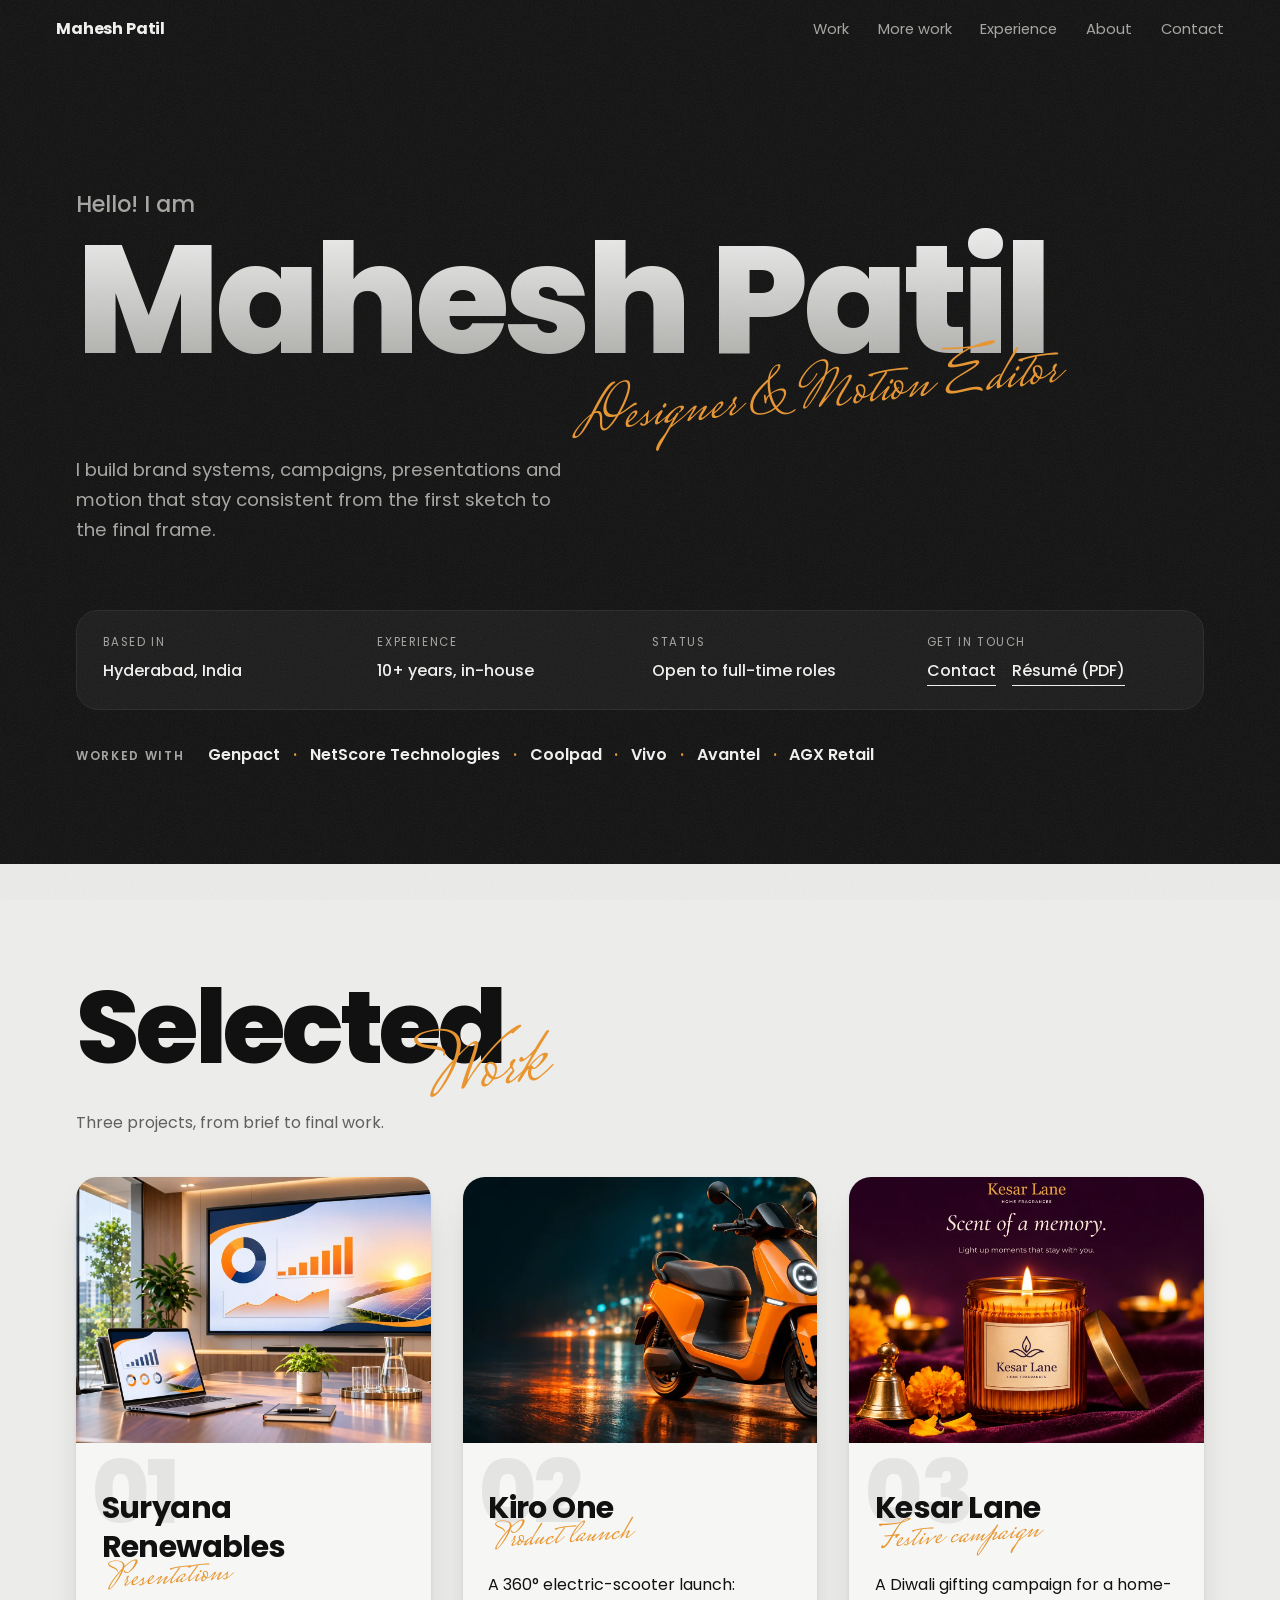
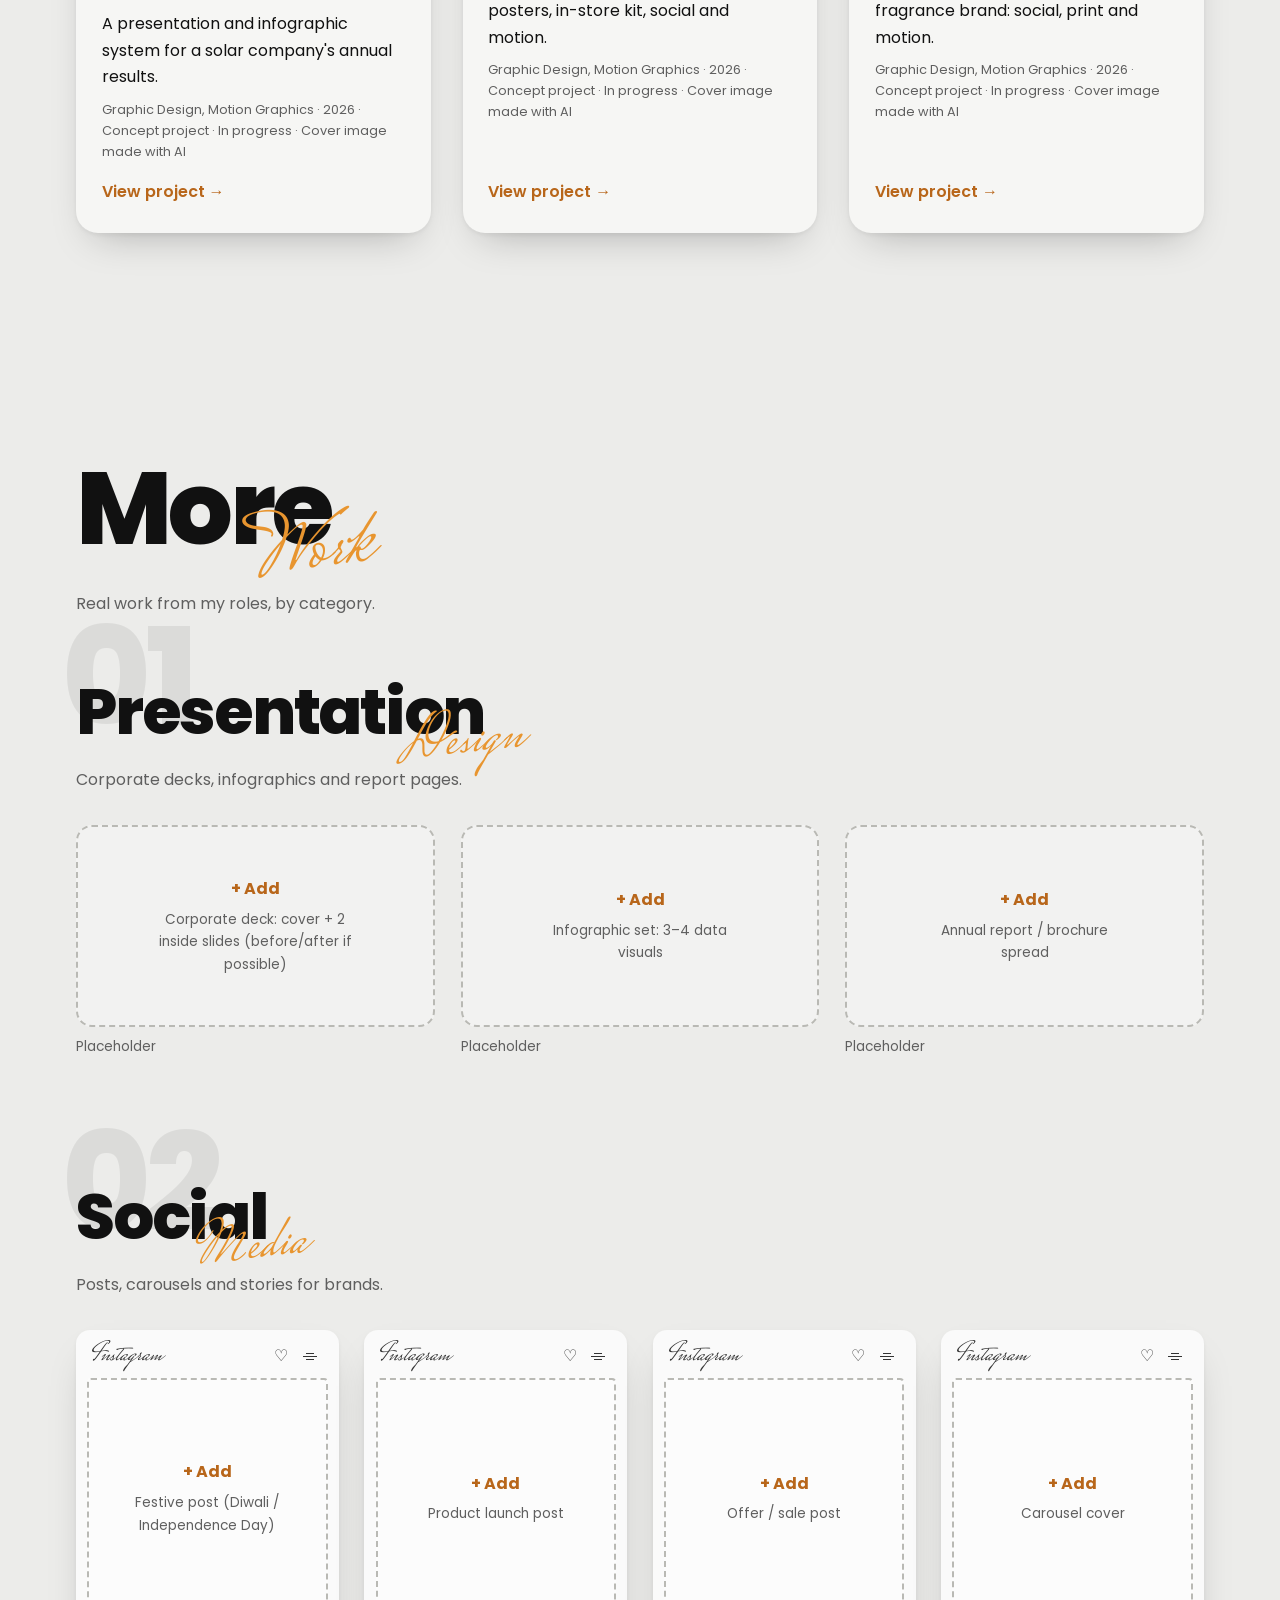
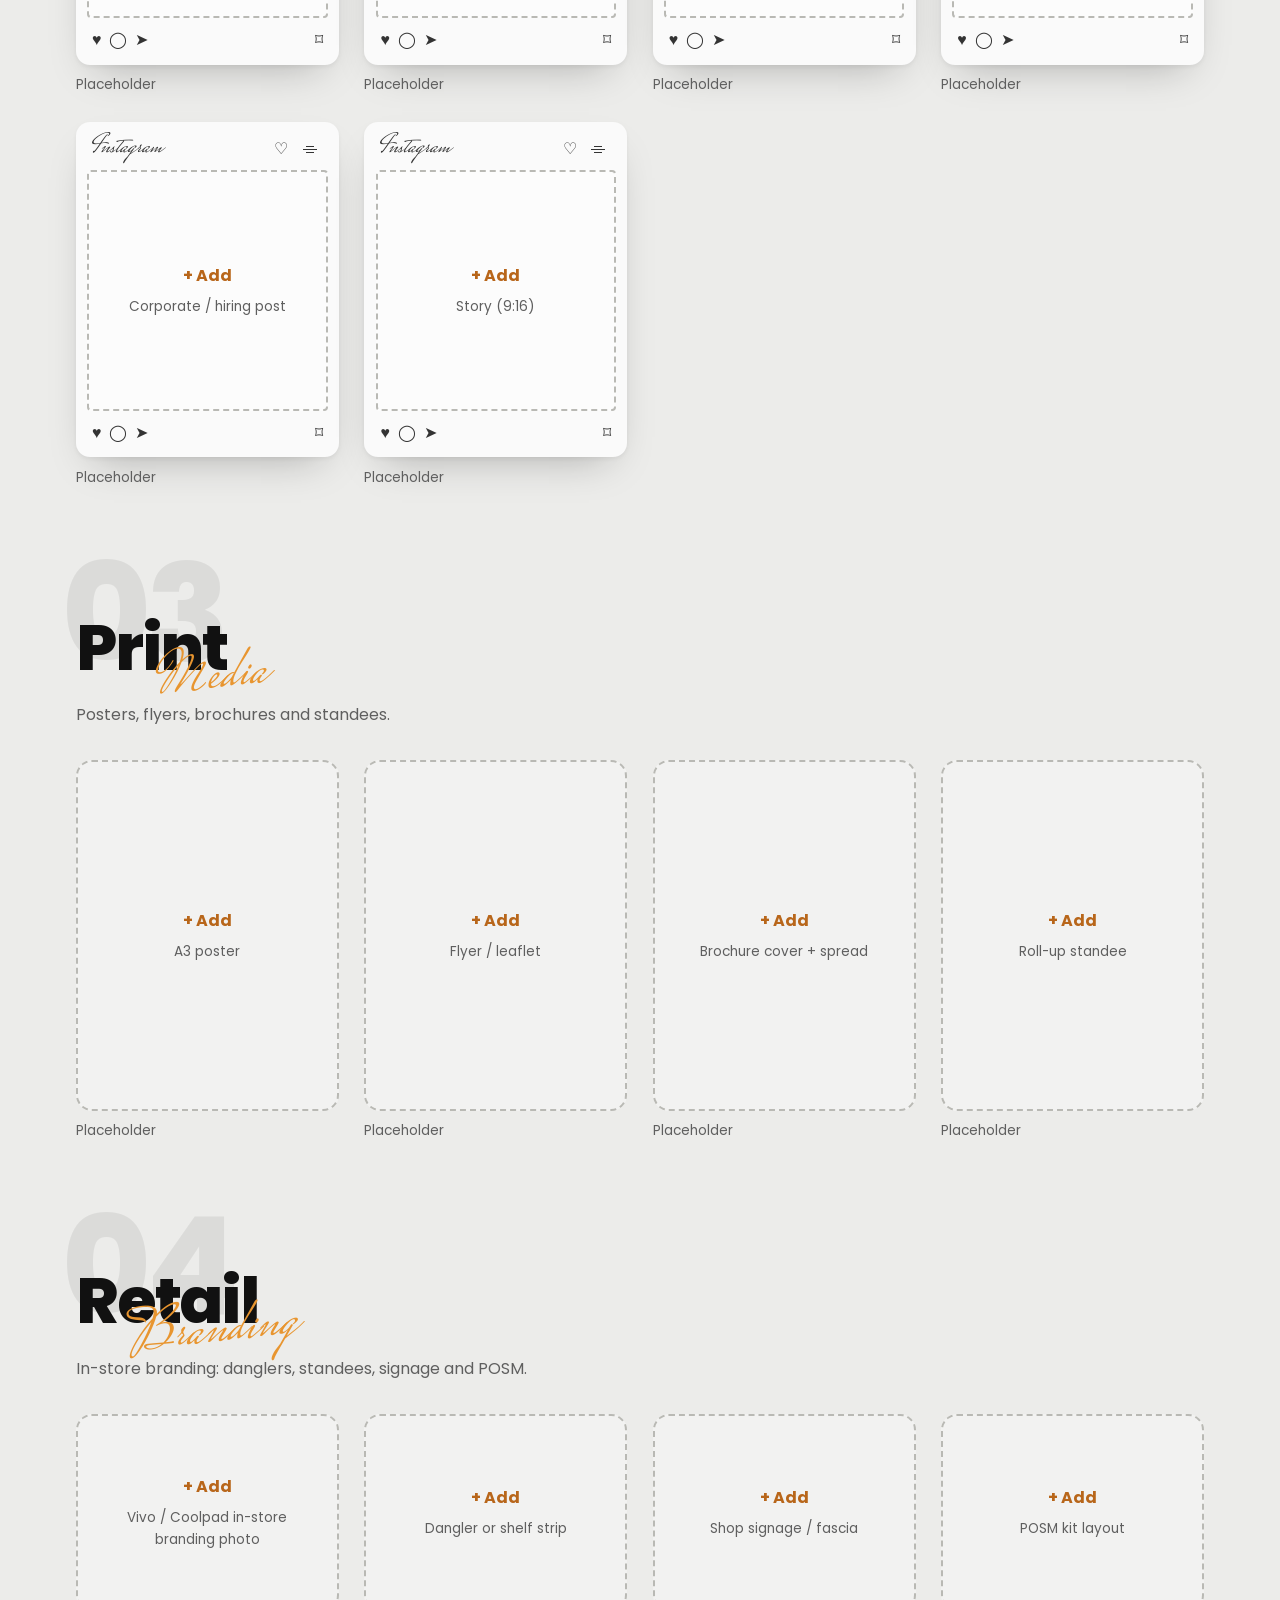
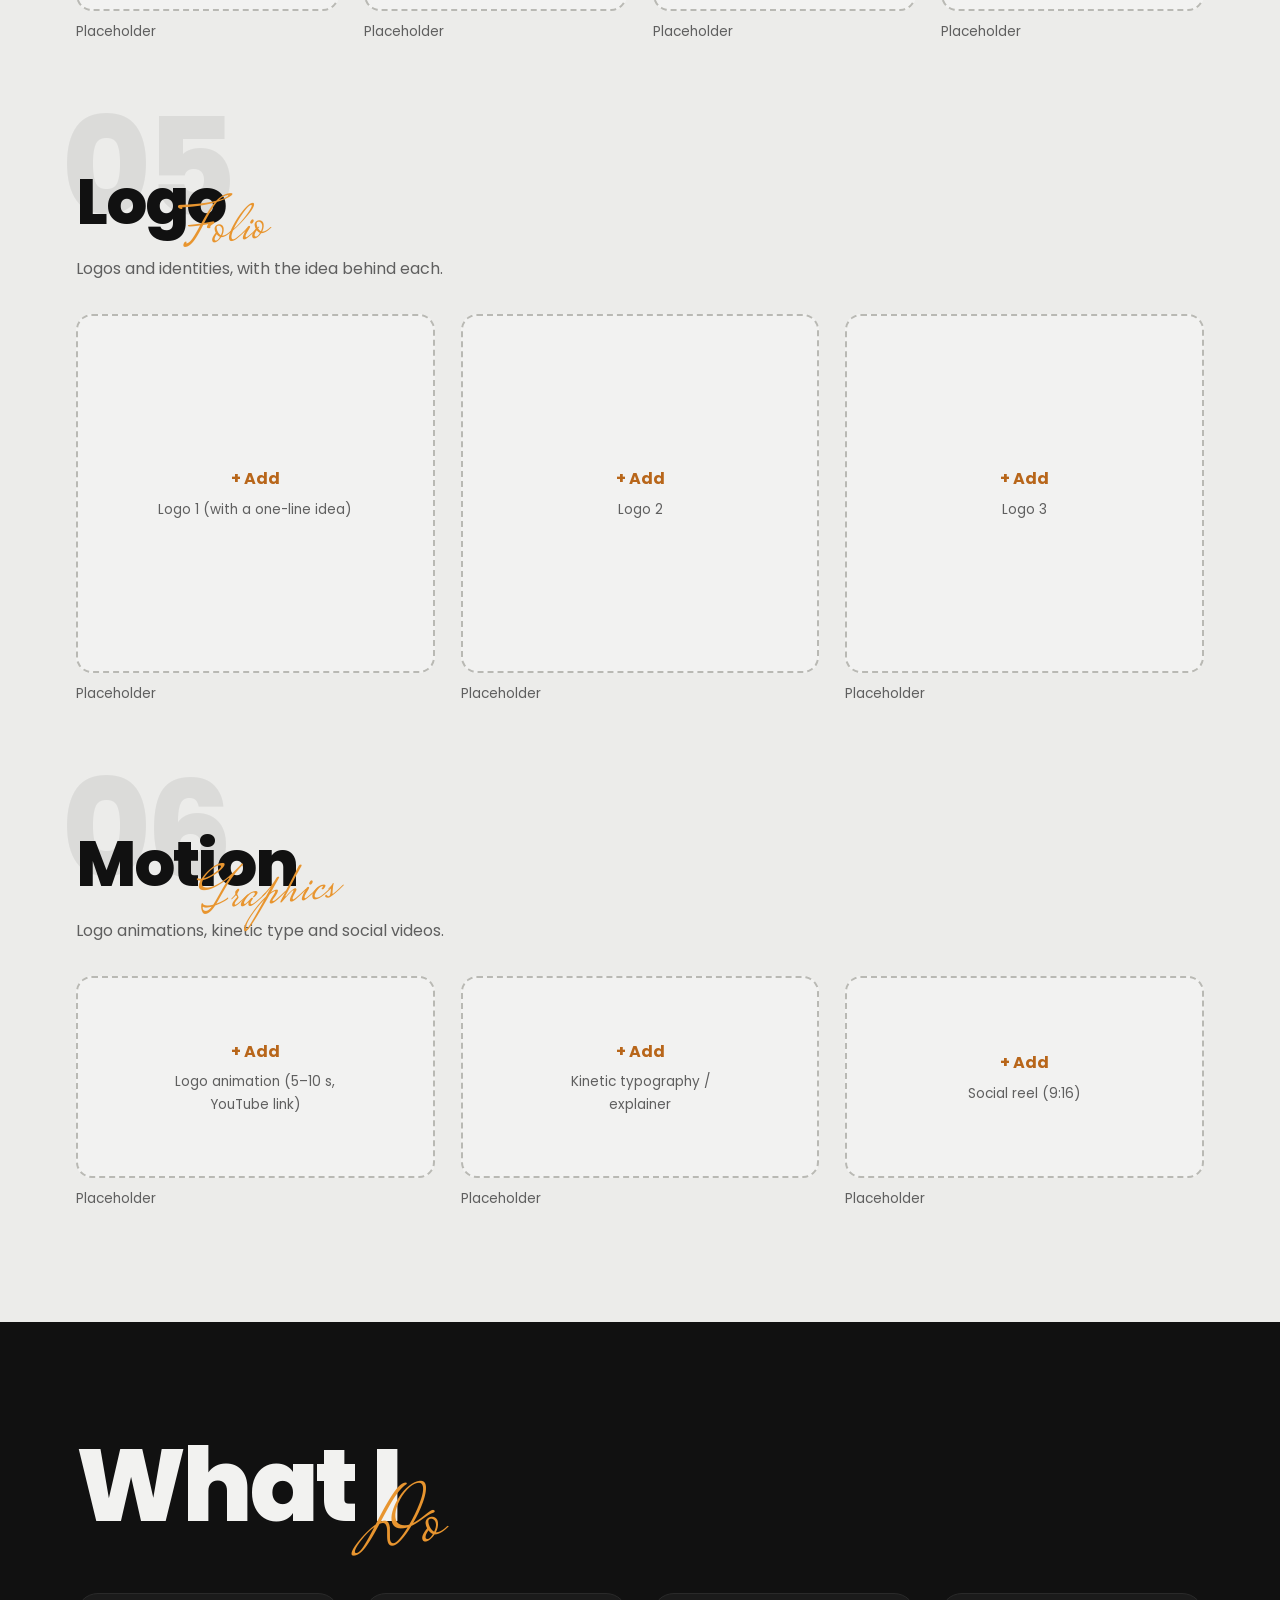
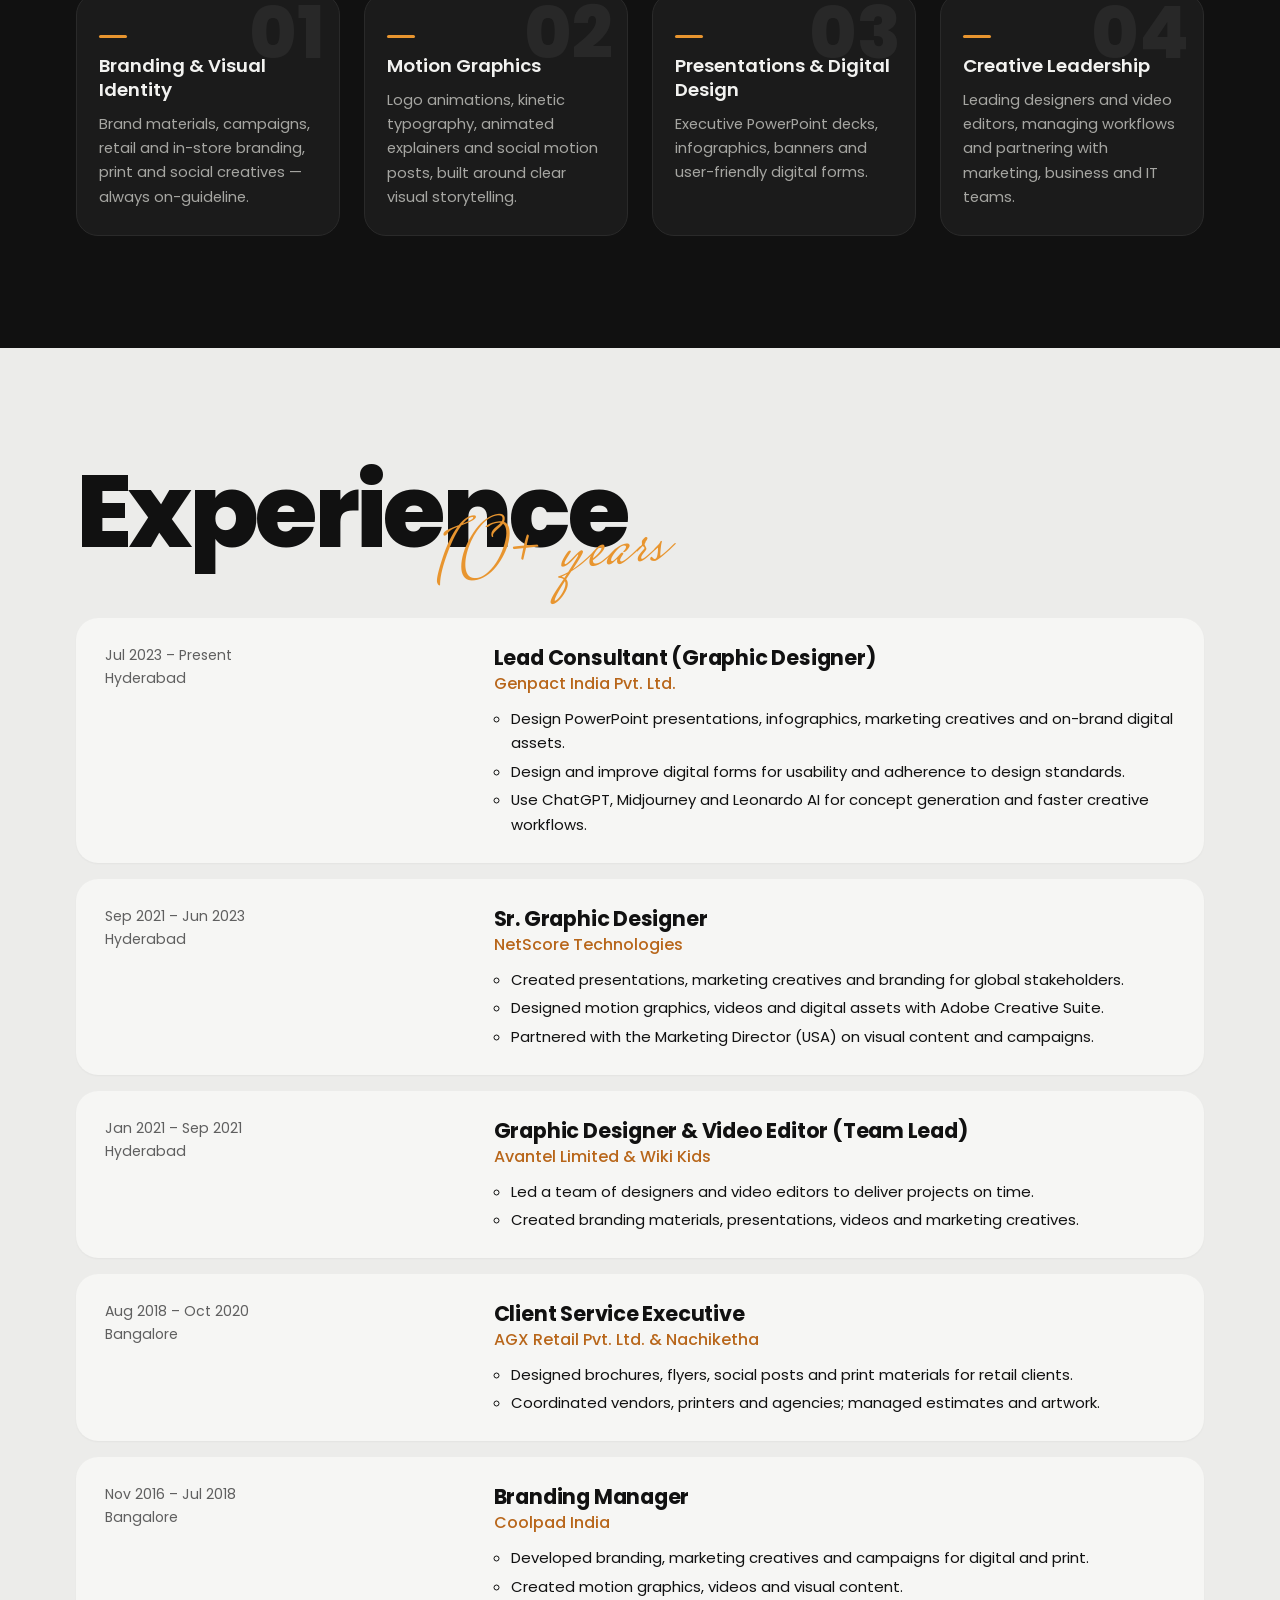
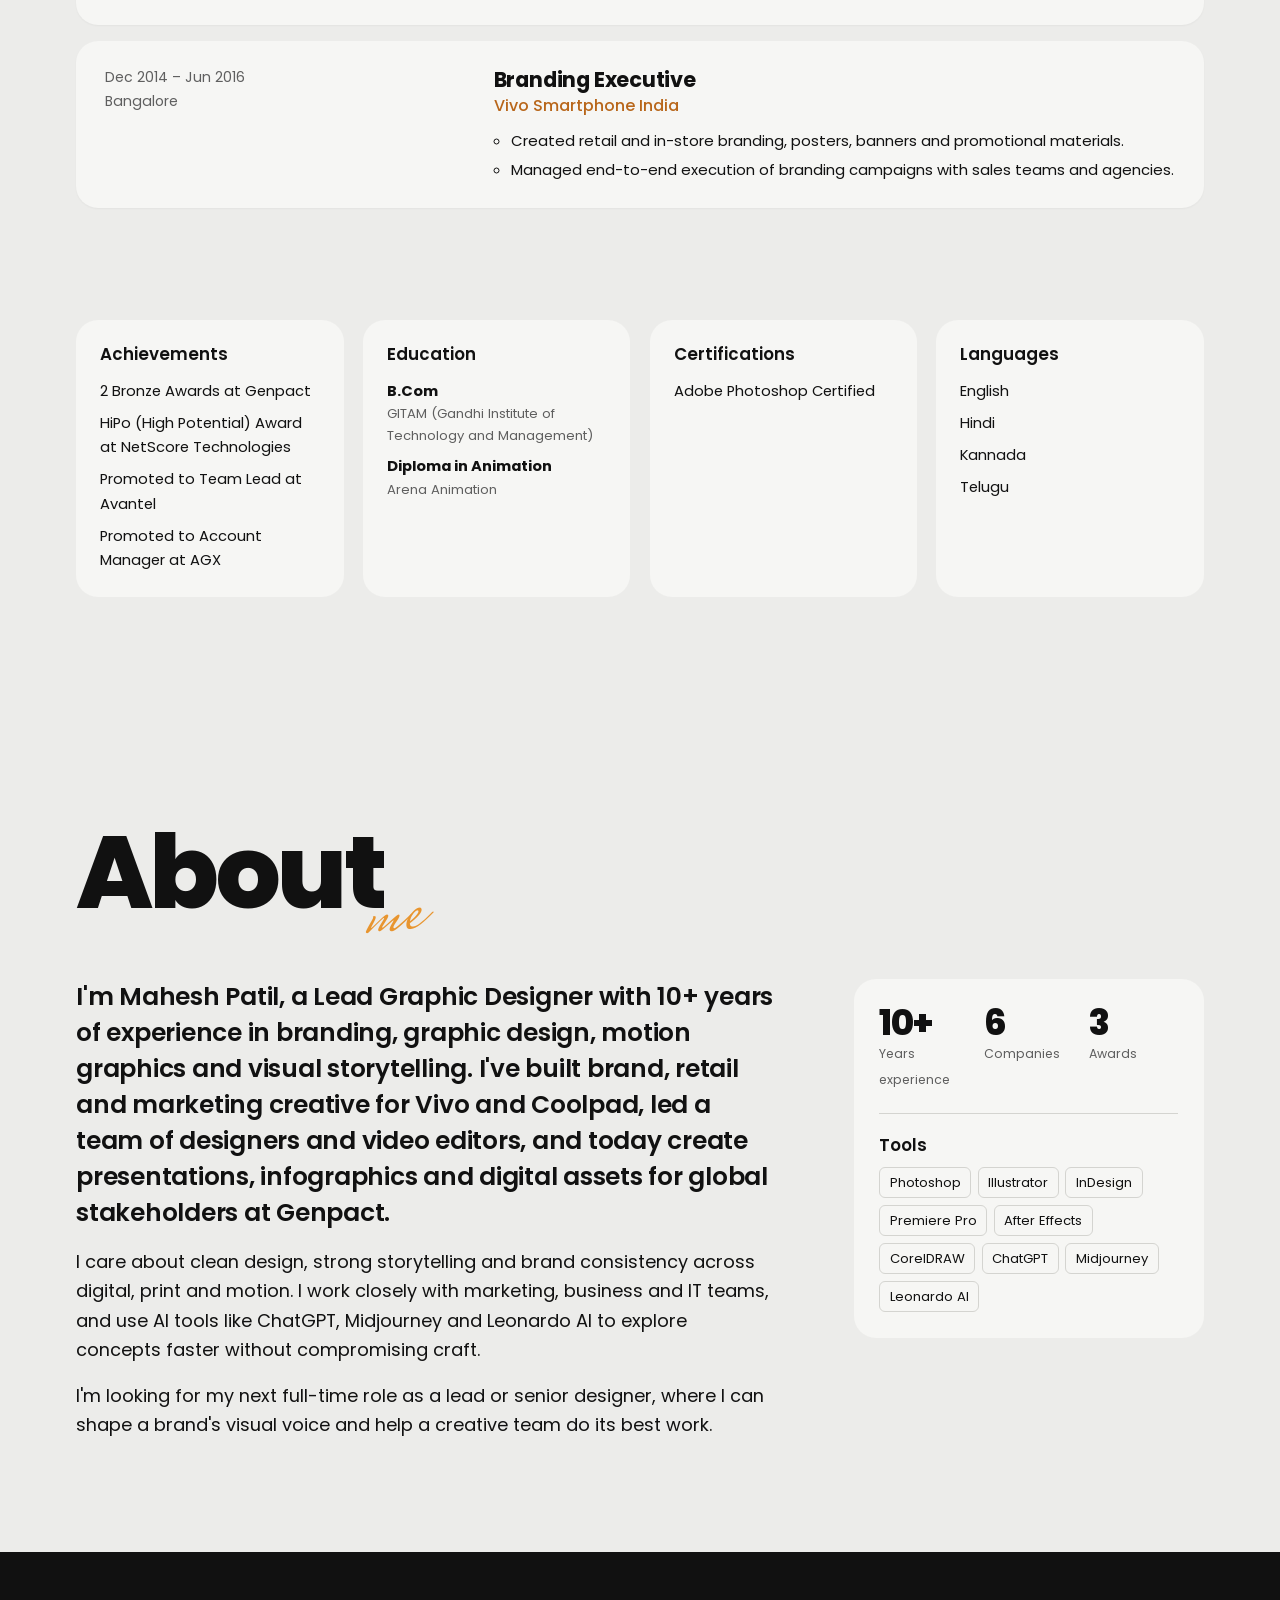
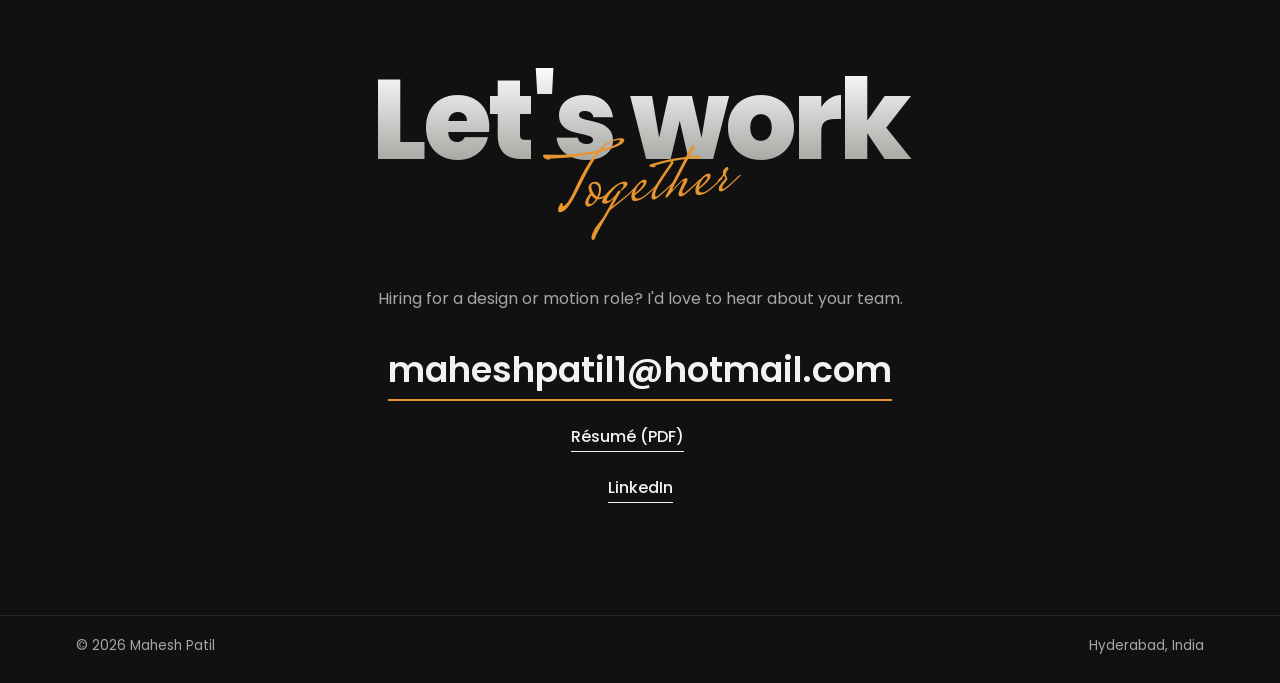
<file: index.html>
<!doctype html>
<html lang="en">
<head>
  <meta charset="utf-8">
  <meta name="viewport" content="width=device-width, initial-scale=1">
  <title>Mahesh Patil — Graphic Designer & Motion Graphics Editor</title>
  <meta name="description" content="Portfolio of Mahesh Patil, graphic designer and motion graphics editor in Hyderabad.">
  <link rel="preconnect" href="https://fonts.googleapis.com">
  <link rel="preconnect" href="https://fonts.gstatic.com" crossorigin>
  <link href="https://fonts.googleapis.com/css2?family=Poppins:wght@400;500;600;700;800&family=Mrs+Saint+Delafield&display=swap" rel="stylesheet">
  <link rel="stylesheet" href="css/style.css">
</head>
<body>
  <header class="nav">
    <a href="#top" class="logo" data-site="name">Mahesh Patil</a>
    <button class="nav-toggle" aria-label="Open menu" aria-expanded="false">Menu</button>
    <nav class="nav-links">
      <a href="#case-studies" id="nav-cs" hidden>Work</a>
      <a href="#more-work" id="nav-more" hidden>More work</a>
      <a href="#experience">Experience</a>
      <a href="#about">About</a>
      <a href="#contact">Contact</a>
    </nav>
  </header>

  <main id="top">
    <!-- INTRO (dark band) -->
    <section class="band dark hero">
      <div class="wrap">
        <p class="hello">Hello! I am</p>
        <h1 class="hero-name"><span data-site="name"></span><span class="script hero-script" id="hero-script"></span></h1>
        <p class="hero-tagline" data-site="tagline"></p>
        <dl class="hero-facts">
          <div><dt>Based in</dt><dd data-site="location"></dd></div>
          <div><dt>Experience</dt><dd>10+ years, in-house</dd></div>
          <div><dt>Status</dt><dd data-site="availability"></dd></div>
          <div class="hero-links">
            <dt>Get in touch</dt>
            <dd>
              <a href="#contact" class="link">Contact</a>
              <a class="link" id="resume-btn" href="#" download hidden>Résumé (PDF)</a>
              <button class="link" id="showreel-btn" hidden>Showreel</button>
              <a class="link" id="pdf-btn" href="#" target="_blank" rel="noopener" hidden>Portfolio (PDF)</a>
            </dd>
          </div>
        </dl>
        <div class="brands" id="brands" hidden>
          <p class="label">Worked with</p>
          <ul class="brands-list" id="brands-list"></ul>
        </div>
      </div>
    </section>

    <!-- SHOWREEL (shown when SITE.showreel is set) -->
    <section id="showreel" class="band" hidden>
      <div class="wrap">
        <div class="title-block"><h2>Show</h2><span class="script">reel</span></div>
        <button class="reel-frame" id="reel-play" aria-label="Play showreel">
          <video id="reel-loop" muted loop playsinline preload="none" hidden></video>
          <img id="reel-poster" alt="" hidden>
          <span class="reel-label">Play showreel</span>
        </button>
        <ol class="reel-breakdown" id="reel-breakdown" hidden></ol>
      </div>
    </section>

    <!-- CASE STUDIES -->
    <section id="case-studies" class="band" hidden>
      <div class="wrap">
        <div class="title-block"><h2>Selected</h2><span class="script">Work</span></div>
        <p class="section-note">Three projects, from brief to final work.</p>
        <div class="cs-list" id="cs-grid"></div>
      </div>
    </section>

    <!-- MORE WORK BY CATEGORY (from CATEGORIES in js/data.js; empty categories are hidden, placeholders show only with ?preview) -->
    <section id="more-work" class="band" hidden>
      <div class="wrap">
        <div class="title-block"><h2>More</h2><span class="script">Work</span></div>
        <p class="section-note">Real work from my roles, by category.</p>
        <div id="categories"></div>
      </div>
    </section>

    <!-- WORK -->
    <section id="work" class="band">
      <div class="wrap">
        <div class="title-block"><h2 id="work-title">More</h2><span class="script">Work</span></div>
        <div class="filters" role="tablist" aria-label="Filter projects">
          <button class="filter active" data-filter="all">All</button>
          <button class="filter" data-filter="graphic">Graphic design</button>
          <button class="filter" data-filter="motion">Motion</button>
        </div>
        <div class="grid" id="project-grid"></div>
      </div>
    </section>

    <!-- SERVICES (dark band) -->
    <section id="services" class="band dark">
      <div class="wrap">
        <div class="title-block"><h2>What I</h2><span class="script">Do</span></div>
        <div class="services" id="services-list"></div>
      </div>
    </section>

    <!-- EXPERIENCE -->
    <section id="experience" class="band">
      <div class="wrap">
        <div class="title-block"><h2>Experience</h2><span class="script">10+ years</span></div>
        <ol class="timeline" id="timeline"></ol>
      </div>
    </section>

    <!-- RECOGNITION / EDUCATION -->
    <section class="band tight">
      <div class="wrap">
        <div class="info-grid">
          <div class="info-card"><h3>Achievements</h3><ul id="achievements"></ul></div>
          <div class="info-card"><h3>Education</h3><ul id="education"></ul></div>
          <div class="info-card"><h3>Certifications</h3><ul id="certifications"></ul></div>
          <div class="info-card"><h3>Languages</h3><ul id="languages"></ul></div>
        </div>
      </div>
    </section>

    <!-- ABOUT -->
    <section id="about" class="band">
      <div class="wrap">
        <div class="title-block"><h2>About</h2><span class="script">me</span></div>
        <div class="about">
          <div class="about-text" id="about-text"></div>
          <aside class="about-side">
            <div class="stats" id="stats"></div>
            <h3>Tools</h3>
            <ul class="tools" id="tools"></ul>
          </aside>
        </div>
      </div>
    </section>

    <!-- CONTACT (dark band) -->
    <section id="contact" class="band dark contact">
      <div class="wrap">
        <div class="title-block center"><h2>Let's work</h2><span class="script">Together</span></div>
        <p class="contact-note">Hiring for a design or motion role? I'd love to hear about your team.</p>
        <a class="email" id="email-link" href="#"></a>
        <ul class="contact-links">
          <li><a class="link" id="resume-btn-2" href="#" download hidden>Résumé (PDF)</a></li>
          <li><a class="link" id="pdf-btn-2" href="#" target="_blank" rel="noopener" hidden>Portfolio (PDF)</a></li>
        </ul>
        <ul class="socials" id="socials"></ul>
      </div>
    </section>
  </main>

  <footer class="footer">
    <div class="wrap">
      <p>© <span id="year"></span> <span data-site="name"></span></p>
      <p data-site="location"></p>
    </div>
  </footer>

  <!-- LIGHTBOX -->
  <div class="lightbox" id="lightbox" hidden role="dialog" aria-modal="true" aria-labelledby="lb-title">
    <div class="lb-inner">
      <button class="lb-close" aria-label="Close">Close</button>
      <div class="lb-info">
        <div class="lb-tags" id="lb-cat"></div>
        <h3 id="lb-title"></h3>
        <p id="lb-desc"></p>
        <p class="lb-meta" id="lb-meta"></p>
        <a class="link lb-link" id="lb-link" href="#" target="_blank" rel="noopener" hidden>View on Behance</a>
      </div>
      <div class="lb-media" id="lb-media"></div>
    </div>
  </div>

  <script src="js/data.js"></script>
  <script src="js/main.js"></script>
</body>
</html>
</file>
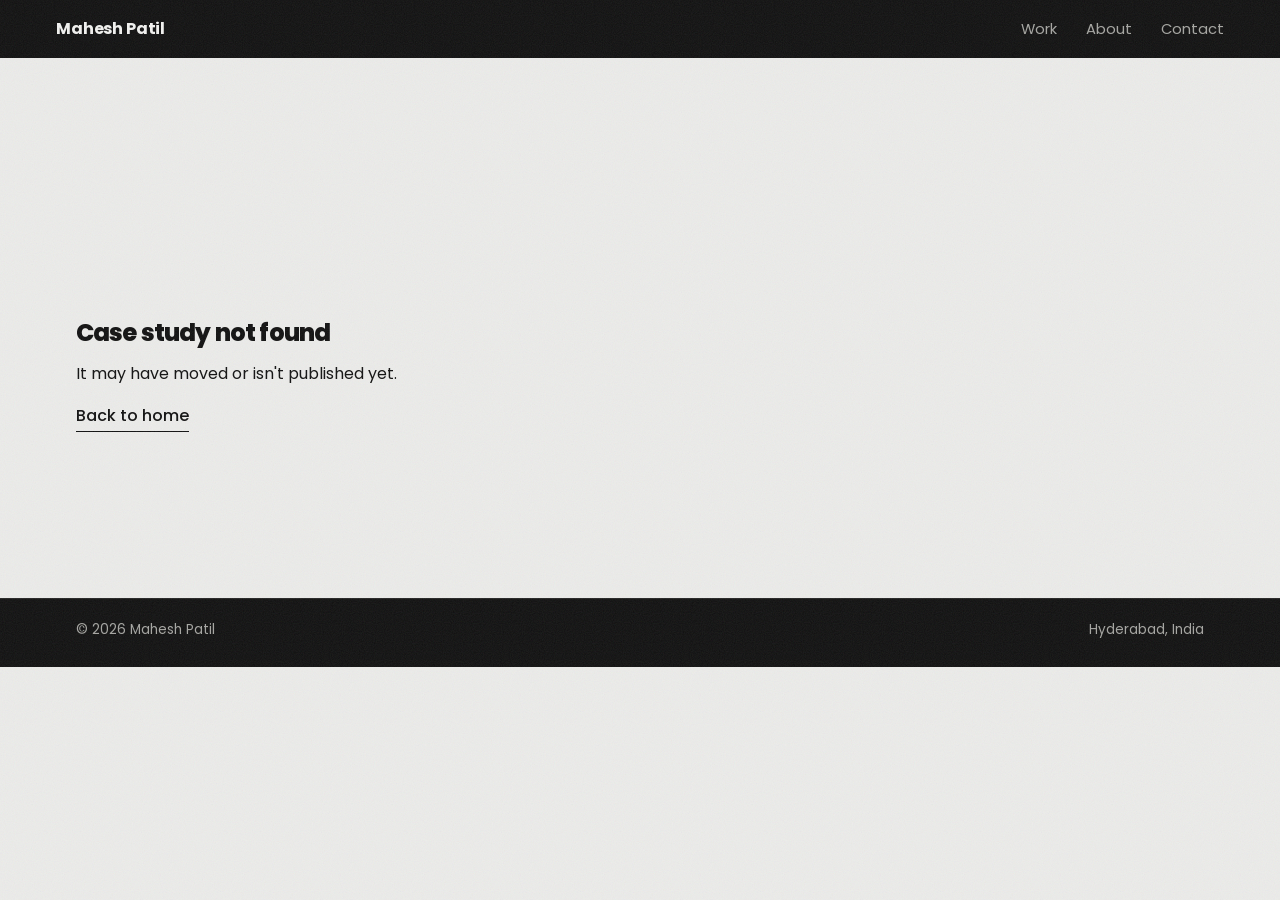
<file: project.html>
<!doctype html>
<html lang="en">
<head>
  <meta charset="utf-8">
  <meta name="viewport" content="width=device-width, initial-scale=1">
  <title>Case study</title>
  <meta name="description" content="Design case study.">
  <link rel="preconnect" href="https://fonts.googleapis.com">
  <link rel="preconnect" href="https://fonts.gstatic.com" crossorigin>
  <link href="https://fonts.googleapis.com/css2?family=Poppins:wght@400;500;600;700;800&family=Mrs+Saint+Delafield&display=swap" rel="stylesheet">
  <link rel="stylesheet" href="css/style.css">
</head>
<body class="case-page">
  <header class="nav">
    <a href="index.html" class="logo" data-site="name">Mahesh Patil</a>
    <button class="nav-toggle" aria-label="Open menu" aria-expanded="false">Menu</button>
    <nav class="nav-links">
      <a href="index.html#case-studies">Work</a>
      <a href="index.html#work">More work</a>
      <a href="index.html#about">About</a>
      <a href="index.html#contact">Contact</a>
    </nav>
  </header>

  <main id="case"></main>

  <footer class="footer">
    <div class="wrap">
      <p>© <span id="year"></span> <span data-site="name"></span></p>
      <p data-site="location"></p>
    </div>
  </footer>

  <script src="js/data.js"></script>
  <script src="js/case.js"></script>
</body>
</html>
</file>
<file: css/style.css>
/* ==========================================================================
   Bold "portfolio book" theme: light grey grain paper, dark section bands,
   big bold Poppins headlines with a saffron handwritten script word,
   rounded cards with soft shadows. Colours are variables below.
   ========================================================================== */
:root {
  --paper: #ececea;           /* light grey paper */
  --card: #f6f6f4;
  --ink: #111111;
  --muted: #5f5f5f;
  --line: #d4d4d0;
  --dark: #111111;            /* dark bands */
  --dark-2: #1b1b1b;
  --on-dark: #f2f2f0;
  --on-dark-muted: #a6a6a2;
  --accent: #e8952f;          /* saffron script + highlights */
  --accent-ink: #b8661a;      /* darker saffron for small text on light */
  --radius: 22px;
  --max: 1240px;
  --gutter: clamp(1.25rem, 5vw, 3.5rem);
  --sans: "Poppins", "Helvetica Neue", Arial, sans-serif;
  --script: "Mrs Saint Delafield", "Brush Script MT", cursive;
  --shadow: 0 2px 4px rgba(0,0,0,.05), 0 18px 40px -18px rgba(0,0,0,.28);
}

* { box-sizing: border-box; margin: 0; padding: 0; }
[hidden] { display: none !important; }
html { scroll-behavior: smooth; }
body {
  background: var(--paper);
  color: var(--ink);
  font-family: var(--sans);
  font-size: 1rem;
  line-height: 1.65;
  -webkit-font-smoothing: antialiased;
  overflow-x: hidden;
}
/* Film-grain texture over everything (like printed paper) */
body::after {
  content: ""; position: fixed; inset: 0; z-index: 200; pointer-events: none; opacity: .09;
  background-image: url("data:image/svg+xml;utf8,<svg xmlns='http://www.w3.org/2000/svg' width='180' height='180'><filter id='n'><feTurbulence type='fractalNoise' baseFrequency='.9' numOctaves='3' stitchTiles='stitch'/></filter><rect width='100%' height='100%' filter='url(%23n)'/></svg>");
}
img, video, iframe { display: block; max-width: 100%; }
a { color: inherit; text-decoration: none; }
button { font: inherit; color: inherit; background: none; border: 0; cursor: pointer; }
::selection { background: var(--accent); color: var(--ink); }
:focus-visible { outline: 2px solid var(--accent); outline-offset: 3px; }

h1, h2 { font-weight: 800; line-height: 1; letter-spacing: -0.035em; }
h3 { font-size: 1.05rem; font-weight: 600; line-height: 1.3; }

/* Containers & bands */
.wrap, .section, .cs-cover { width: 100%; max-width: var(--max); margin-inline: auto; padding-inline: var(--gutter); }
.band { padding: clamp(4rem, 9vw, 7rem) 0; }
.band.tight { padding-top: 0; }
.band.dark, .dark { background: var(--dark); color: var(--on-dark); }
.section { padding-top: clamp(3.5rem, 8vw, 6rem); }

/* Big bold title with an overlapping handwritten word */
.script { font-family: var(--script); font-weight: 400; color: var(--accent); letter-spacing: 0; line-height: 1; }
.title-block { position: relative; display: inline-block; margin-bottom: clamp(2rem, 5vw, 3.5rem); padding-right: 2.5em; }
.title-block h2 { font-size: clamp(2.8rem, 8vw, 6.4rem); }
.title-block .script {
  position: absolute; right: 0; bottom: -.45em; font-size: clamp(2.6rem, 6.5vw, 5.2rem);
  transform: rotate(-6deg); white-space: nowrap; pointer-events: none;
}
.title-block.center { display: block; text-align: center; padding-right: 0; }
.title-block.center .script { position: relative; display: block; right: auto; bottom: auto; margin-top: -.35em; }
.section-note { color: var(--muted); margin: -1.5rem 0 2.5rem; }

.label { font-size: .75rem; font-weight: 600; letter-spacing: .14em; text-transform: uppercase; color: var(--muted); }
.dark .label { color: var(--on-dark-muted); }

.link { display: inline-block; font-weight: 500; border-bottom: 1.5px solid currentColor; padding-bottom: 1px; transition: color .2s, border-color .2s; }
.link:hover { color: var(--accent); }

/* ---------- Nav ---------- */
.nav {
  position: sticky; top: 0; z-index: 50;
  display: flex; align-items: center; justify-content: space-between;
  padding: 1rem var(--gutter); background: var(--dark); color: var(--on-dark);
}
.logo { font-weight: 700; letter-spacing: -.01em; }
.nav-links { display: flex; gap: 1.8rem; font-size: .92rem; }
.nav-links a { color: var(--on-dark-muted); transition: color .2s; }
.nav-links a:hover { color: var(--accent); }
.nav-toggle { display: none; font-size: .9rem; font-weight: 500; border-bottom: 1px solid currentColor; }

/* ---------- Intro ---------- */
.hero { padding-top: clamp(4rem, 10vw, 8rem); padding-bottom: clamp(3.5rem, 8vw, 6rem); }
.hello { font-size: clamp(1.1rem, 2vw, 1.4rem); font-weight: 500; color: var(--on-dark-muted); }
.hero-name { position: relative; display: inline-block; font-size: clamp(3.4rem, 12vw, 10rem); padding-bottom: .35em; }
.hero-name > span:first-child {
  background: linear-gradient(180deg, #ffffff 0%, #9a9a96 100%);
  -webkit-background-clip: text; background-clip: text; color: transparent;
}
.hero-script { position: absolute; right: -.2em; bottom: 0; font-size: .42em; transform: rotate(-6deg); white-space: nowrap; }
.hero-tagline { margin-top: 1.5rem; max-width: 46ch; font-size: clamp(1rem, 1.5vw, 1.15rem); color: var(--on-dark-muted); }
.hero-facts {
  display: grid; grid-template-columns: repeat(4, 1fr); gap: 1.5rem;
  margin-top: clamp(2.5rem, 6vw, 4rem); padding: 1.4rem 1.6rem;
  background: var(--dark-2); border-radius: var(--radius); border: 1px solid #2a2a2a;
}
.hero-facts dt { font-size: .72rem; letter-spacing: .14em; text-transform: uppercase; color: var(--on-dark-muted); margin-bottom: .35rem; }
.hero-facts dd { font-weight: 500; }
.hero-links dd { display: flex; flex-wrap: wrap; gap: .4rem 1rem; }
.brands { display: flex; flex-wrap: wrap; align-items: baseline; gap: .6rem 1.5rem; margin-top: 2rem; }
.brands-list { list-style: none; display: flex; flex-wrap: wrap; gap: .3rem 0; font-weight: 600; color: var(--on-dark); }
.brands-list li:not(:last-child)::after { content: "·"; color: var(--accent); margin: 0 .8rem; }

/* ---------- Case studies: rounded cards with big faint numbers ---------- */
.cs-list { display: grid; grid-template-columns: repeat(auto-fit, minmax(min(100%, 340px), 1fr)); gap: 2rem; }
.cs-card {
  display: flex; flex-direction: column; background: var(--card); border-radius: var(--radius);
  overflow: hidden; box-shadow: var(--shadow); transition: transform .4s cubic-bezier(.2,.7,.2,1), box-shadow .4s;
}
.cs-card:hover { transform: translateY(-6px); box-shadow: 0 2px 4px rgba(0,0,0,.05), 0 28px 50px -20px rgba(0,0,0,.35); }
.cs-card-img { position: relative; aspect-ratio: 4 / 3; overflow: hidden; background: #ddd; }
.cs-card-img img, .cs-preview { position: absolute; inset: 0; width: 100%; height: 100%; object-fit: cover; }
.cs-preview { opacity: 0; transition: opacity .3s; }
.cs-card.playing .cs-preview { opacity: 1; }
.cs-placeholder { position: absolute; inset: 0; display: grid; place-items: center; font-weight: 700; color: var(--muted); }
.cs-card-body { position: relative; padding: 1.6rem 1.6rem 1.7rem; display: flex; flex-direction: column; gap: .5rem; flex: 1; }
.cs-num { position: absolute; top: .4rem; left: 1rem; font-size: 5.5rem; font-weight: 800; line-height: 1; color: rgba(0,0,0,.07); letter-spacing: -.04em; pointer-events: none; }
.cs-titles { position: relative; padding-top: 1.2rem; }
.cs-card h3 { font-size: clamp(1.5rem, 2.4vw, 1.9rem); font-weight: 700; letter-spacing: -.02em; }
.cs-script { display: block; margin: -.1rem 0 .2rem .4rem; font-size: 2.2rem; transform: rotate(-4deg); transform-origin: left; white-space: nowrap; }
.cs-summary-line { color: var(--ink); }
.cs-status { font-size: .8rem; color: var(--muted); }
.cs-more { margin-top: auto; padding-top: .6rem; font-weight: 600; color: var(--accent-ink); }

/* ---------- More work grid ---------- */
.filters { display: flex; flex-wrap: wrap; gap: 1.2rem; font-size: .9rem; margin-bottom: 2rem; }
.filter { color: var(--muted); border-bottom: 2px solid transparent; }
.filter.active, .filter:hover { color: var(--ink); border-color: var(--accent); }
.grid { display: grid; grid-template-columns: repeat(auto-fill, minmax(min(100%, 300px), 1fr)); gap: 1.6rem; }
.card { text-align: left; display: block; width: 100%; background: var(--card); border-radius: var(--radius); overflow: hidden; box-shadow: var(--shadow); }
.card-thumb { position: relative; aspect-ratio: 4 / 3; overflow: hidden; }
.card-thumb img { width: 100%; height: 100%; object-fit: cover; }
.play, .count { position: absolute; bottom: .6rem; font-size: .75rem; background: var(--card); padding: .15rem .5rem; border-radius: 6px; }
.play { left: .6rem; } .count { right: .6rem; }
.card-body { padding: 1rem 1.2rem 1.3rem; }
.card-body h3 { font-size: 1.2rem; font-weight: 700; margin-top: .2rem; }
.card-body p, .tags { font-size: .85rem; color: var(--muted); }
.placeholder { width: 100%; height: 100%; display: grid; place-items: center; font-weight: 700; font-size: 1.6rem; color: #fff; }

/* ---------- What I do (dark) ---------- */
.services { display: grid; grid-template-columns: repeat(4, 1fr); gap: 1.5rem; }
.service { position: relative; padding: 2.6rem 1.4rem 1.6rem; background: var(--dark-2); border: 1px solid #2a2a2a; border-radius: var(--radius); overflow: hidden; }
.service-num { position: absolute; top: .2rem; right: .9rem; font-size: 4.5rem; font-weight: 800; line-height: 1; color: rgba(255,255,255,.06); }
.service h3 { font-size: 1.15rem; margin-bottom: .6rem; color: var(--on-dark); }
.service h3::before { content: ""; display: block; width: 28px; height: 3px; background: var(--accent); margin-bottom: 1rem; border-radius: 2px; }
.service p { color: var(--on-dark-muted); font-size: .92rem; }

/* ---------- Experience ---------- */
.timeline { list-style: none; display: grid; gap: 1rem; }
.job { display: grid; grid-template-columns: 1fr 2fr; gap: .6rem 3rem; padding: 1.6rem 1.8rem; background: var(--card); border-radius: var(--radius); box-shadow: 0 1px 2px rgba(0,0,0,.04); }
.job-head { display: contents; }
.job-head > div { grid-column: 2; grid-row: 1; }
.job-meta { grid-column: 1; grid-row: 1 / span 2; color: var(--muted); font-size: .88rem; }
.job h3 { font-size: 1.3rem; font-weight: 700; letter-spacing: -.01em; }
.job-company { color: var(--accent-ink); font-weight: 500; }
.job ul { grid-column: 2; padding-left: 1.1rem; font-size: .93rem; }
.job li + li { margin-top: .25rem; }

/* ---------- Recognition ---------- */
.info-grid { display: grid; grid-template-columns: repeat(4, 1fr); gap: 1.2rem; }
.info-card { padding: 1.5rem; background: var(--card); border-radius: var(--radius); }
.info-card h3 { margin-bottom: .8rem; }
.info-card ul { list-style: none; display: grid; gap: .5rem; font-size: .92rem; }
.info-card li span { display: block; color: var(--muted); font-size: .82rem; }

/* ---------- About ---------- */
.about { display: grid; grid-template-columns: 2fr 1fr; gap: clamp(2rem, 6vw, 5rem); }
.about-text p { font-size: clamp(1.02rem, 1.4vw, 1.12rem); }
.about-text p + p { margin-top: 1rem; }
.about-text p:first-child { font-size: clamp(1.25rem, 2vw, 1.55rem); font-weight: 600; line-height: 1.45; letter-spacing: -.01em; }
.about-side { padding: 1.6rem; background: var(--card); border-radius: var(--radius); align-self: start; }
.stats { display: grid; grid-template-columns: repeat(3, 1fr); gap: 1rem; padding-bottom: 1.3rem; margin-bottom: 1.3rem; border-bottom: 1px solid var(--line); }
.stat strong { display: block; font-size: 2.2rem; font-weight: 800; line-height: 1; letter-spacing: -.03em; }
.stat span { font-size: .78rem; color: var(--muted); }
.about-side h3 { margin-bottom: .6rem; }
.tools { list-style: none; display: flex; flex-wrap: wrap; gap: .4rem; }
.tools li { font-size: .82rem; padding: .25rem .6rem; border: 1px solid var(--line); border-radius: 6px; }

/* ---------- Contact (dark) ---------- */
.contact { text-align: center; }
.contact .title-block h2 { font-size: clamp(3rem, 9vw, 7rem); background: linear-gradient(180deg, #ffffff 0%, #9a9a96 100%); -webkit-background-clip: text; background-clip: text; color: transparent; }
.contact-note { color: var(--on-dark-muted); margin-top: 1rem; }
.email { display: inline-block; margin-top: 1.8rem; font-size: clamp(1.2rem, 3.4vw, 2.2rem); font-weight: 600; border-bottom: 2px solid var(--accent); overflow-wrap: anywhere; transition: color .2s; }
.email:hover { color: var(--accent); }
.contact-links, .socials { list-style: none; display: flex; flex-wrap: wrap; justify-content: center; gap: .6rem 1.6rem; margin-top: 1.4rem; }
.contact-links:not(:has(a:not([hidden]))) { display: none; }

/* ---------- Footer ---------- */
.footer { background: var(--dark); color: var(--on-dark-muted); font-size: .85rem; border-top: 1px solid #262626; }
.footer .wrap { display: flex; justify-content: space-between; gap: 1rem; flex-wrap: wrap; padding-top: 1.2rem; padding-bottom: 1.6rem; }

/* ---------- Showreel ---------- */
.reel-frame { position: relative; display: block; width: 100%; aspect-ratio: 16 / 9; background: var(--dark); border-radius: var(--radius); overflow: hidden; box-shadow: var(--shadow); }
.reel-frame img, .reel-frame video { position: absolute; inset: 0; width: 100%; height: 100%; object-fit: cover; }
.reel-label { position: absolute; left: 1.2rem; bottom: 1.2rem; background: var(--accent); color: var(--ink); padding: .4rem .9rem; border-radius: 8px; font-weight: 600; }
.reel-breakdown { list-style: none; margin-top: 1.2rem; display: grid; gap: .4rem; font-size: .9rem; }
.reel-breakdown li { display: grid; grid-template-columns: 4rem 1fr 1fr; gap: 1rem; border-bottom: 1px solid var(--line); padding-bottom: .4rem; }
.reel-time { color: var(--muted); }

/* ---------- Lightbox ---------- */
.lightbox { position: fixed; inset: 0; z-index: 100; background: rgba(0,0,0,.7); display: grid; place-items: center; padding: 1rem; }
.lb-inner { position: relative; width: min(1100px, 100%); max-height: 92vh; overflow: auto; background: var(--paper); border-radius: var(--radius); padding: clamp(1rem, 3vw, 2rem); }
.lb-close { position: sticky; top: 0; float: right; font-weight: 600; border-bottom: 1px solid currentColor; }
.lb-info h3 { font-size: 1.8rem; font-weight: 800; margin: .3rem 0 .5rem; }
.lb-info p { color: var(--muted); }
.lb-meta { font-size: .85rem; margin-top: .4rem; }
.lb-link { margin-top: .8rem; }
.lb-media { margin-top: 1.5rem; }
.lb-stack { display: grid; gap: 1rem; }
.video-wrap { position: relative; aspect-ratio: 16 / 9; background: var(--dark); border-radius: 14px; overflow: hidden; }
.video-wrap iframe, .video-wrap video { position: absolute; inset: 0; width: 100%; height: 100%; border: 0; }

/* ==========================================================================
   Case study page
   ========================================================================== */
.cs-hero { padding-top: clamp(2rem, 6vw, 4rem); }
.cs-back { font-size: .9rem; color: var(--muted); border-bottom: 1px solid var(--line); }
.cs-back:hover { color: var(--ink); border-color: var(--ink); }
.cs-kicker { margin-top: 2.2rem; font-size: .78rem; font-weight: 600; letter-spacing: .12em; text-transform: uppercase; color: var(--muted); }
.cs-title { margin-top: .6rem; margin-bottom: 1rem; }
.cs-title h1 { font-size: clamp(3rem, 10vw, 7.5rem); }
.cs-title .script { position: absolute; right: 0; bottom: -.5em; font-size: clamp(2.4rem, 6vw, 4.8rem); transform: rotate(-6deg); white-space: nowrap; }
.cs-summary { margin-top: 1.6rem; max-width: 44ch; font-size: clamp(1.05rem, 1.6vw, 1.2rem); color: var(--muted); }
.cs-cover { padding-top: 2.5rem; }

figure { margin: 0; }
.fig-img { position: relative; background: #ddd; border-radius: var(--radius); overflow: hidden; box-shadow: var(--shadow); }
.fig-img img { width: 100%; }
figcaption { margin-top: .6rem; font-size: .85rem; color: var(--muted); }
/* Honest AI label: small, quiet, always visible */
.ai-tag {
  position: absolute; top: .7rem; left: .7rem;
  background: rgba(17,17,17,.78); color: #fff;
  font-size: .68rem; font-weight: 600; letter-spacing: .06em; text-transform: uppercase;
  padding: .25rem .55rem; border-radius: 6px;
}

.cs-info { padding-top: 2rem; }
.cs-meta { display: grid; grid-template-columns: repeat(auto-fit, minmax(200px, 1fr)); gap: 1.5rem; padding: 1.3rem 1.5rem; background: var(--card); border-radius: var(--radius); }
.cs-meta dt { font-size: .72rem; letter-spacing: .14em; text-transform: uppercase; color: var(--muted); margin-bottom: .3rem; }
.cs-meta dd { font-weight: 500; }
.cs-outcome { margin-top: 1.5rem; }
.cs-outcome span { font-size: .72rem; letter-spacing: .14em; text-transform: uppercase; color: var(--muted); }
.cs-note { margin-top: 1rem; font-size: .85rem; color: var(--muted); }

.cs-section { padding-top: clamp(3rem, 7vw, 5rem); }
.cs-text { margin-bottom: 1.8rem; }
.cs-text h2 { font-size: clamp(2rem, 5vw, 3.4rem); margin-bottom: .8rem; }
.cs-text h2::after { content: ""; display: block; width: 48px; height: 4px; background: var(--accent); border-radius: 2px; margin-top: .8rem; }
.cs-text p, .cs-text ul { font-size: clamp(1rem, 1.5vw, 1.12rem); max-width: 56ch; }
.cs-text ul { padding-left: 1.1rem; display: grid; gap: .3rem; }
.cs-media { display: grid; gap: 1.6rem; }
.cs-grid2 { grid-template-columns: repeat(auto-fit, minmax(min(100%, 420px), 1fr)); }

.cs-decisions h2 { font-size: clamp(2rem, 5vw, 3.4rem); margin-bottom: 2rem; }
.cs-decisions ol { list-style: none; counter-reset: d; display: grid; grid-template-columns: repeat(auto-fit, minmax(220px, 1fr)); gap: 1.2rem; }
.cs-decisions li { counter-increment: d; position: relative; padding: 2.4rem 1.4rem 1.5rem; background: var(--card); border-radius: var(--radius); overflow: hidden; }
.cs-decisions li::before { content: counter(d, decimal-leading-zero); position: absolute; top: .1rem; right: .8rem; font-size: 4rem; font-weight: 800; line-height: 1; color: rgba(0,0,0,.07); }
.cs-decisions h3 { margin-bottom: .3rem; }
.cs-decisions h3::before { content: ""; display: block; width: 28px; height: 3px; background: var(--accent); margin-bottom: .9rem; border-radius: 2px; }
.cs-decisions p { color: var(--muted); font-size: .93rem; }

.cs-next { padding-bottom: clamp(3rem, 8vw, 6rem); }
.cs-next a { display: block; padding: 2rem 2rem 2.2rem; background: var(--dark); color: var(--on-dark); border-radius: var(--radius); }
.cs-next span { font-size: .75rem; letter-spacing: .14em; text-transform: uppercase; color: var(--on-dark-muted); }
.cs-next strong { display: block; font-size: clamp(2rem, 6vw, 4.4rem); font-weight: 800; letter-spacing: -.035em; line-height: 1.05; margin-top: .4rem; transition: color .2s; }
.cs-next a:hover strong { color: var(--accent); }
.cs-missing { min-height: 60vh; display: grid; align-content: center; justify-items: start; gap: 1rem; }

/* ---------- More work, by category ---------- */
.cat + .cat { margin-top: clamp(4rem, 9vw, 6.5rem); }
.cat-head { position: relative; margin-bottom: 2rem; }
.cat-num { position: absolute; left: -.1em; top: -.35em; font-size: clamp(5rem, 11vw, 8.5rem); font-weight: 800; line-height: 1; color: rgba(0,0,0,.07); letter-spacing: -.04em; pointer-events: none; }
.cat-title { margin: 0; padding-top: 1.4rem; }
.cat-title h3 { font-size: clamp(2.2rem, 5.5vw, 4rem); font-weight: 800; letter-spacing: -.035em; line-height: 1; }
.cat-title .script { font-size: clamp(2.2rem, 5vw, 3.8rem); bottom: -.5em; }
.cat-note { margin-top: 1.4rem; color: var(--muted); }
.cat-grid { display: grid; grid-template-columns: repeat(auto-fill, minmax(min(100%, 300px), 1fr)); gap: 1.6rem; }
.cat-grid.is-ig, .cat-grid.r-print, .cat-grid.r-retail { grid-template-columns: repeat(auto-fill, minmax(min(100%, 240px), 1fr)); }
.cat-item figcaption { margin-top: .6rem; font-size: .85rem; color: var(--muted); }
.cat-item figcaption strong { color: var(--ink); font-weight: 600; }
.cat-img { position: relative; overflow: hidden; border-radius: 16px; background: #ddd; box-shadow: var(--shadow); }
.cat-img img { width: 100%; height: 100%; object-fit: cover; }
.cat-ph { display: grid; place-content: center; gap: .4rem; text-align: center; padding: 1rem; border: 2px dashed #b9b9b4; border-radius: 16px; color: var(--muted); background: rgba(255,255,255,.35); }
.cat-ph span { font-weight: 700; color: var(--accent-ink); }
.cat-ph p { font-size: .85rem; max-width: 22ch; margin-inline: auto; }
/* Instagram post frame */
.ig-card { background: #fafafa; border-radius: 14px; padding: .7rem .7rem .6rem; box-shadow: var(--shadow); }
.ig-card .cat-img, .ig-card .cat-ph { border-radius: 4px; box-shadow: none; }
.ig-head, .ig-foot { display: flex; justify-content: space-between; align-items: center; padding: .1rem .3rem .5rem; color: #333; }
.ig-foot { padding: .55rem .3rem .1rem; font-size: 1rem; }
.ig-logo { font-family: var(--script); font-size: 1.7rem; line-height: 1; }
.ig-icons { font-size: 1rem; letter-spacing: .3em; }

/* ---------- Responsive ---------- */
@media (max-width: 900px) {
  .hero-facts, .services, .info-grid { grid-template-columns: repeat(2, 1fr); }
  .about { grid-template-columns: 1fr; }
}
@media (max-width: 640px) {
  .nav-toggle { display: block; }
  .nav-links {
    display: none; position: absolute; top: 100%; left: 0; right: 0;
    flex-direction: column; gap: 0; background: var(--dark); padding: .5rem var(--gutter) 1rem;
  }
  .nav-links.open { display: flex; }
  .nav-links a { padding: .6rem 0; color: var(--on-dark); }
  .services, .info-grid { grid-template-columns: 1fr; }
  .hero-facts { grid-template-columns: 1fr 1fr; gap: 1.1rem 1rem; padding: 1.1rem; }
  .hero-links { grid-column: 1 / -1; }
  .hero-script { right: 0; }
  .title-block { padding-right: 1.5em; }
  .job { grid-template-columns: 1fr; padding: 1.3rem; }
  .job-head > div, .job ul { grid-column: 1; }
  .job-meta { grid-row: auto; grid-column: 1; }
}
@media (prefers-reduced-motion: reduce) {
  html { scroll-behavior: auto; }
  * { transition: none !important; }
}
</file>
